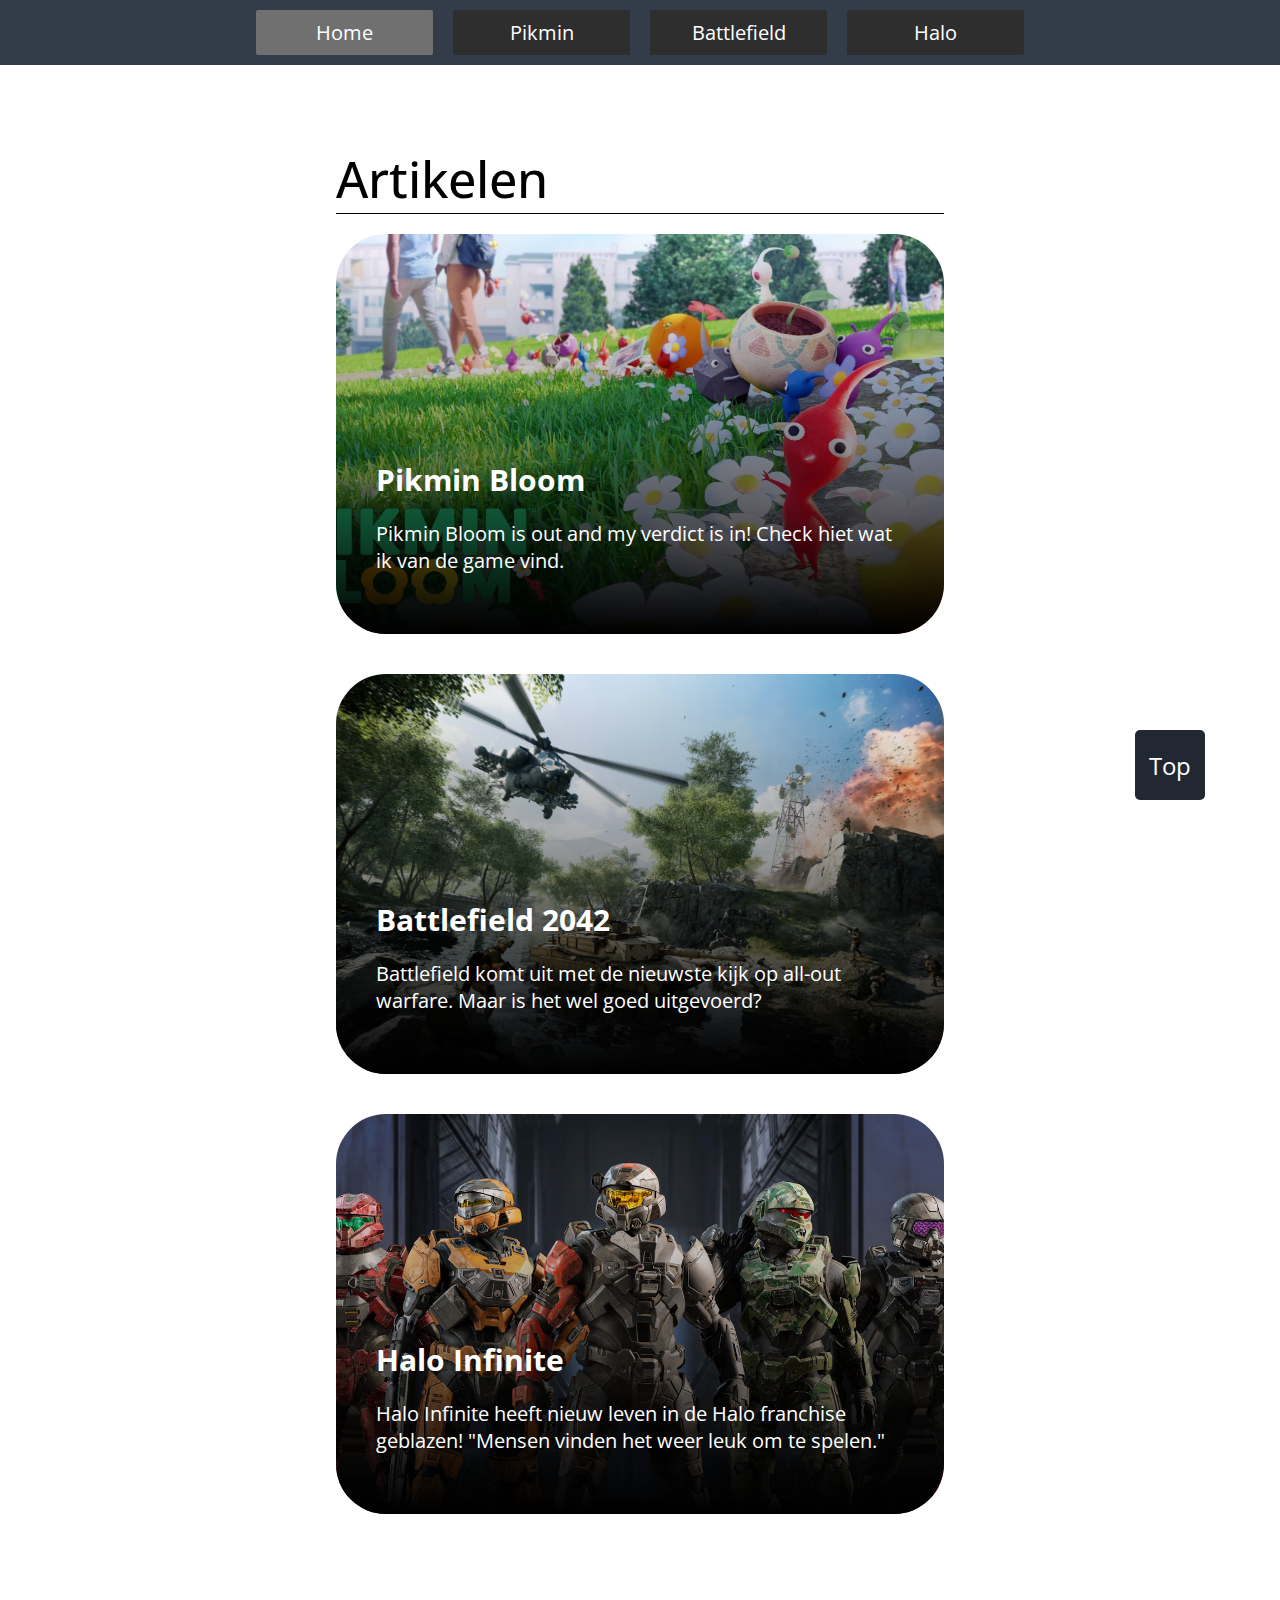
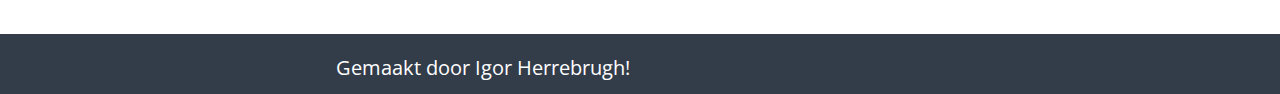
<file: index.html>
<!DOCTYPE html>
<html lang="nl">

<head>
    <meta charset="UTF-8">
    <meta http-equiv="X-UA-Compatible" content="IE=edge">
    <meta name="viewport" content="width=device-width, initial-scale=1.0">
    <link rel="preconnect" href="https://fonts.googleapis.com">
    <link rel="preconnect" href="https://fonts.gstatic.com" crossorigin>
    <link href="https://fonts.googleapis.com/css2?family=Open+Sans:ital,wght@0,400;0,500;1,400&display=swap"
        rel="stylesheet">
    <link rel="stylesheet" href="css/style.css">
    <title>Igor's game blog!</title>
</head>

<body>
    <header id="header">
        <nav>
            <ul>
                <li class="active"><a href="index.html" id="vak1">Home</a></li>
                <li><a href="pikmin.html" id="vak2">Pikmin</a></li>
                <li><a href="battlefield.html" id="vak3">Battlefield</a></li>
                <li><a href="halo.html" id="vak4">Halo</a></li>
            </ul>
        </nav>
    </header>
    <main>
        <section>
            <h1>
                Artikelen
            </h1>
            <article class="acindex">
                <a href="pikmin.html">
                    <figure>
                        <img src="img/pikminbloom.webp"
                            alt="Verschillinde kleine wezens (pikmin) in verschillende kleuren.">
                    </figure>
                    <section>
                        <h2>Pikmin Bloom</h2>
                        <p>Pikmin Bloom is out and my verdict is in! Check hiet wat ik van de game vind.</p>
                    </section>
                </a>
            </article>
            <article class="acindex">
                <a href="battlefield.html">
                    <figure>
                        <img src="img/Battlefield-2042-portals-screenshot-01-en-25aug21.jpg"
                            alt="Battlefield all-out warfare met veel bloed">
                    </figure>
                    <section>
                        <h2>Battlefield 2042</h2>
                        <p>Battlefield komt uit met de nieuwste kijk op all-out warfare. Maar is het wel goed
                            uitgevoerd?
                        </p>
                    </section>
                </a>
            </article>
            <article class="acindex">
                <a href="halo.html">
                    <figure>
                        <img src="img/halo-infinite-multiplayer-komt-mogelijk-vroeg-uit-voor-20-jarig-jubileum-hint-leakers-van-de-serie.jpg"
                            alt="Halo hero's multiplayer poppetjes staan in de rij naast elkaar.">
                    </figure>
                    <section>
                        <h2>Halo Infinite</h2>
                        <p>Halo Infinite heeft nieuw leven in de Halo franchise geblazen! "Mensen vinden het weer leuk
                            om te
                            spelen."</p>
                    </section>
                </a>
            </article>
        </section>  
    </main>
    <a class="top" href="#header">Top</a>
    <footer>
        <p>Gemaakt door Igor Herrebrugh!</p>
    </footer>
</body>

</html>
</file>
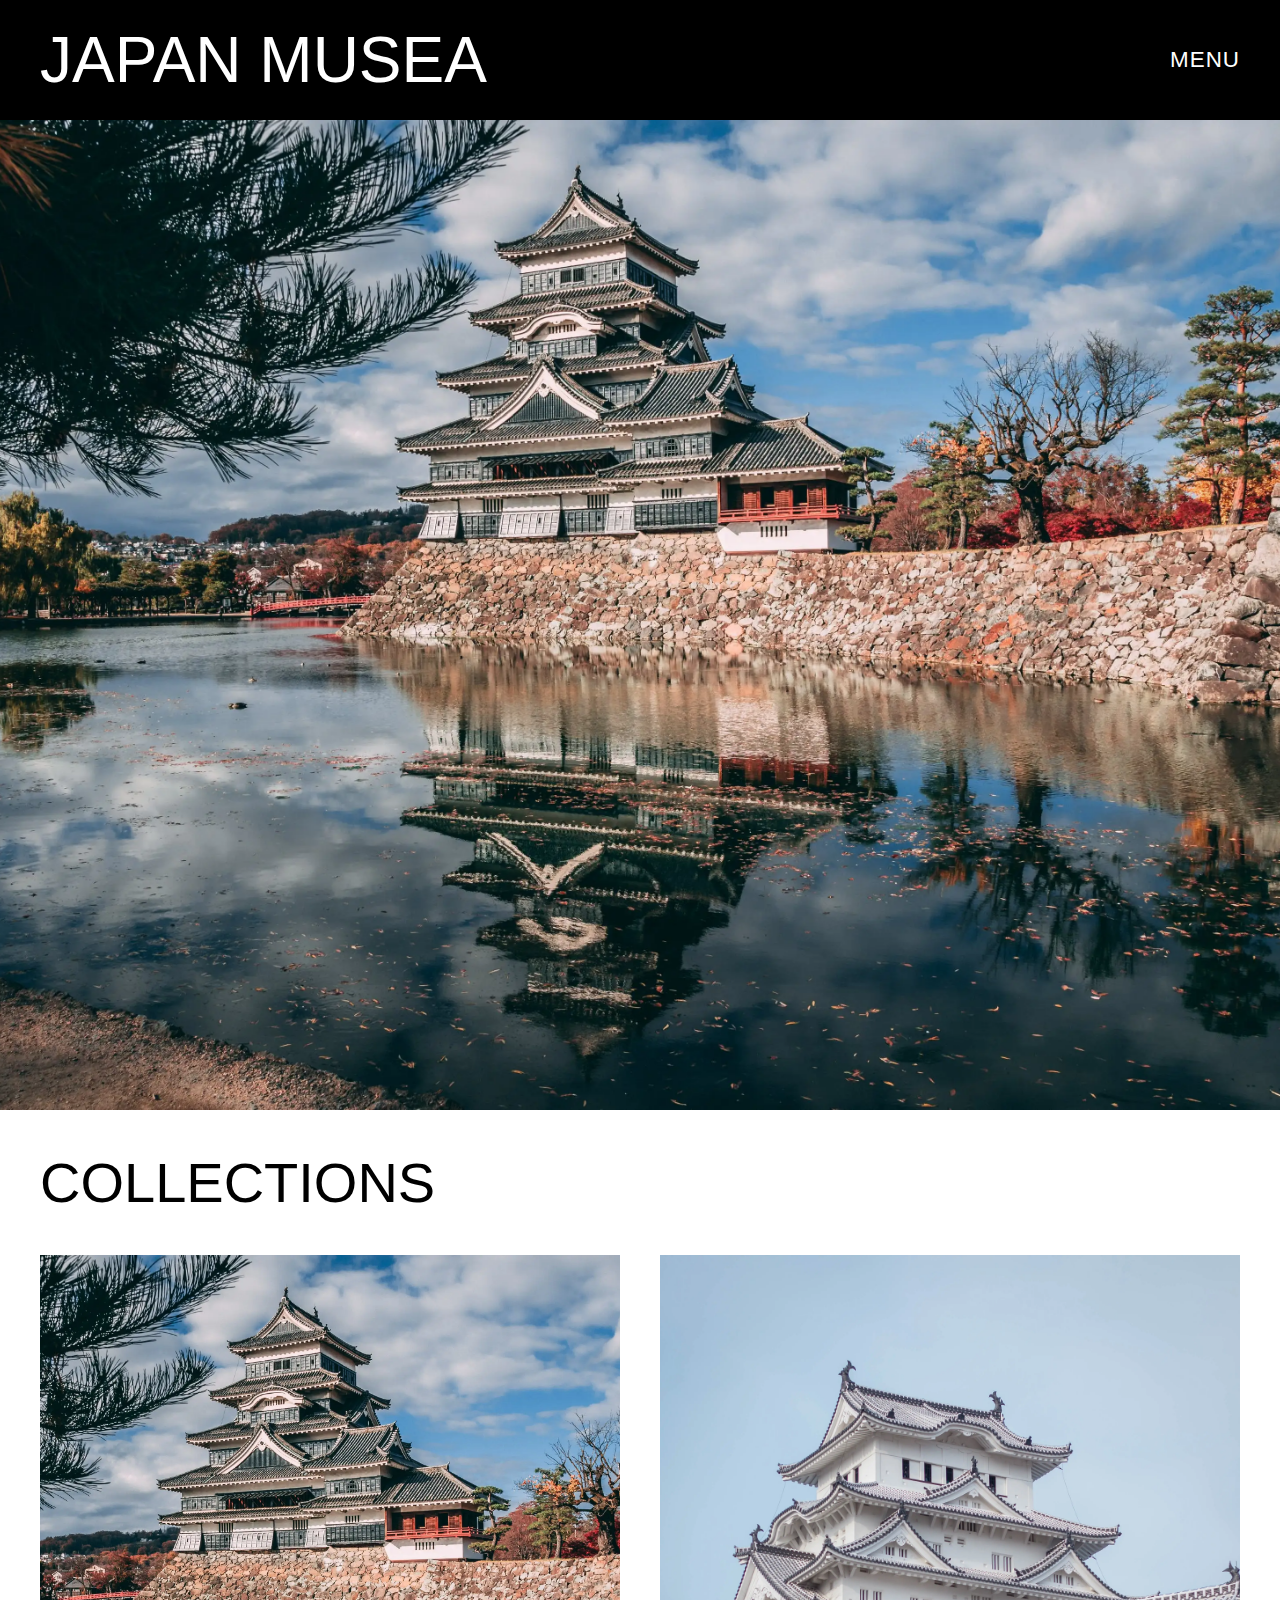
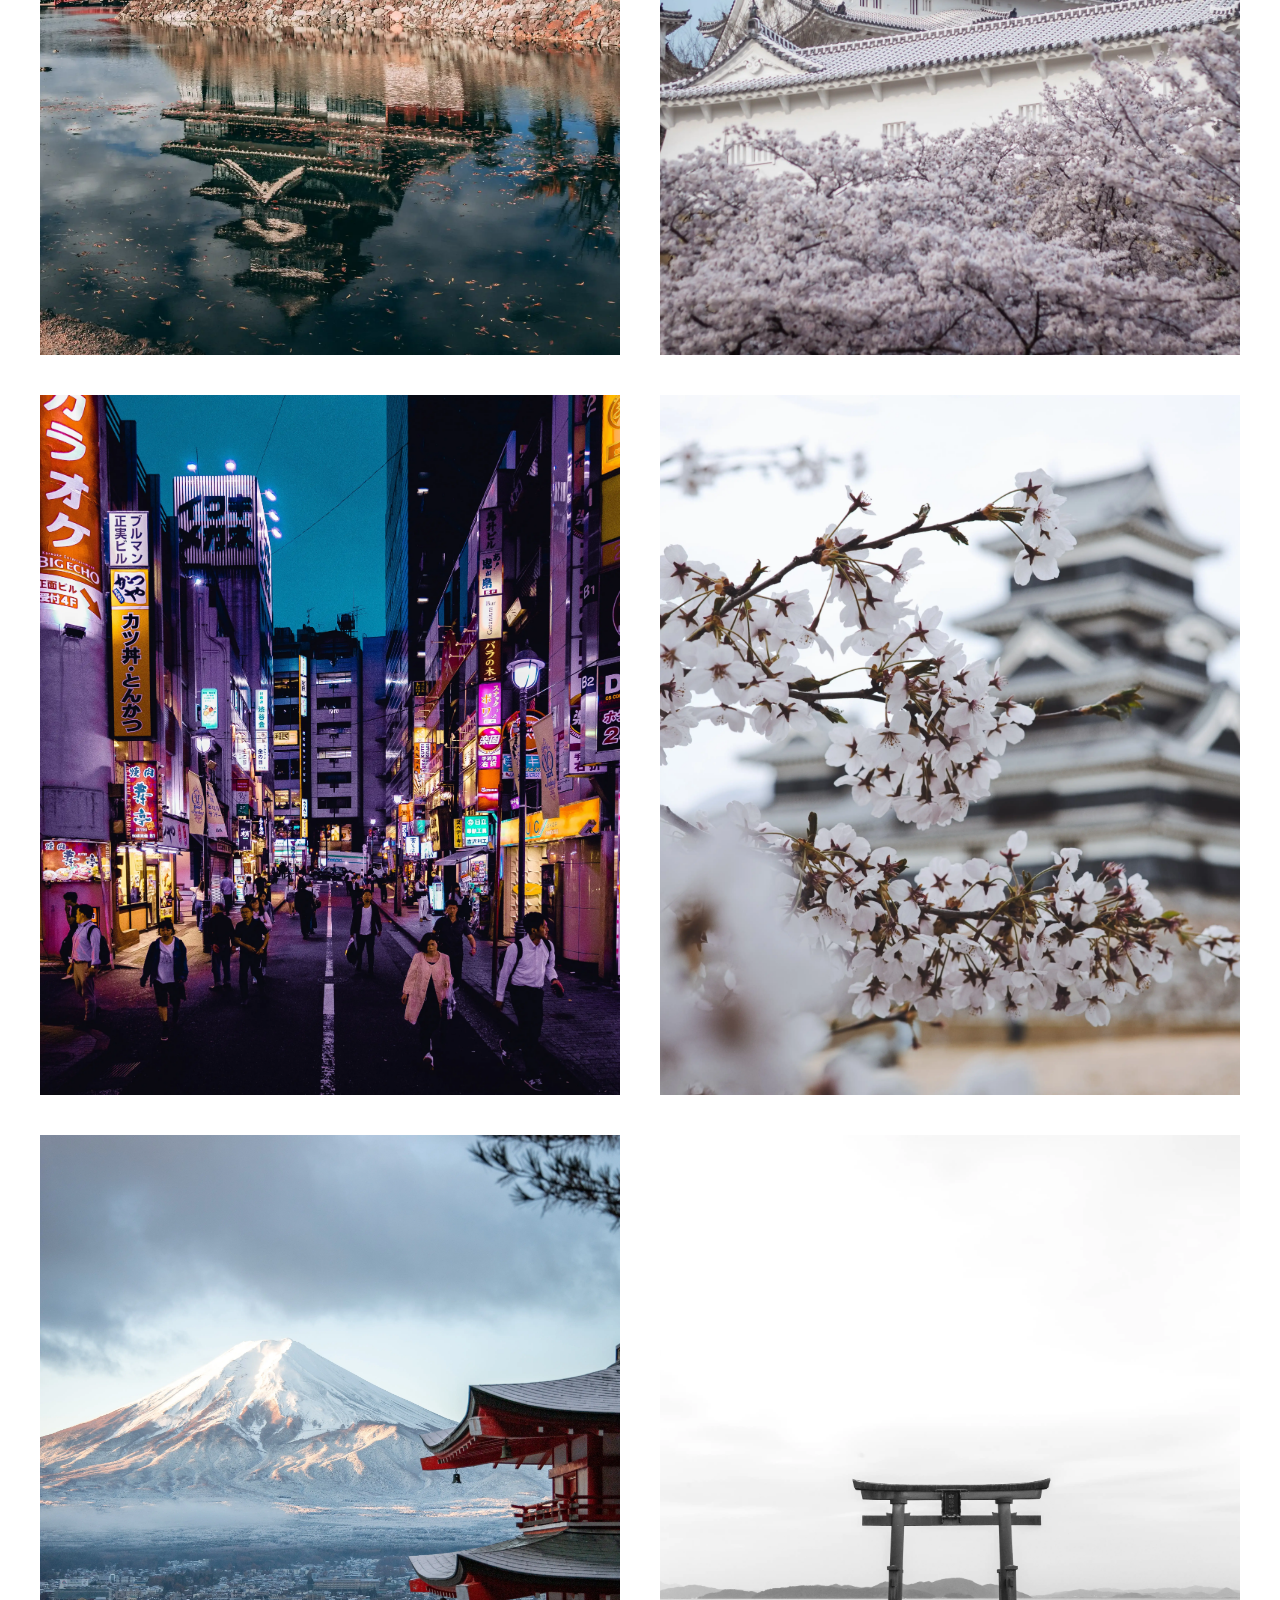
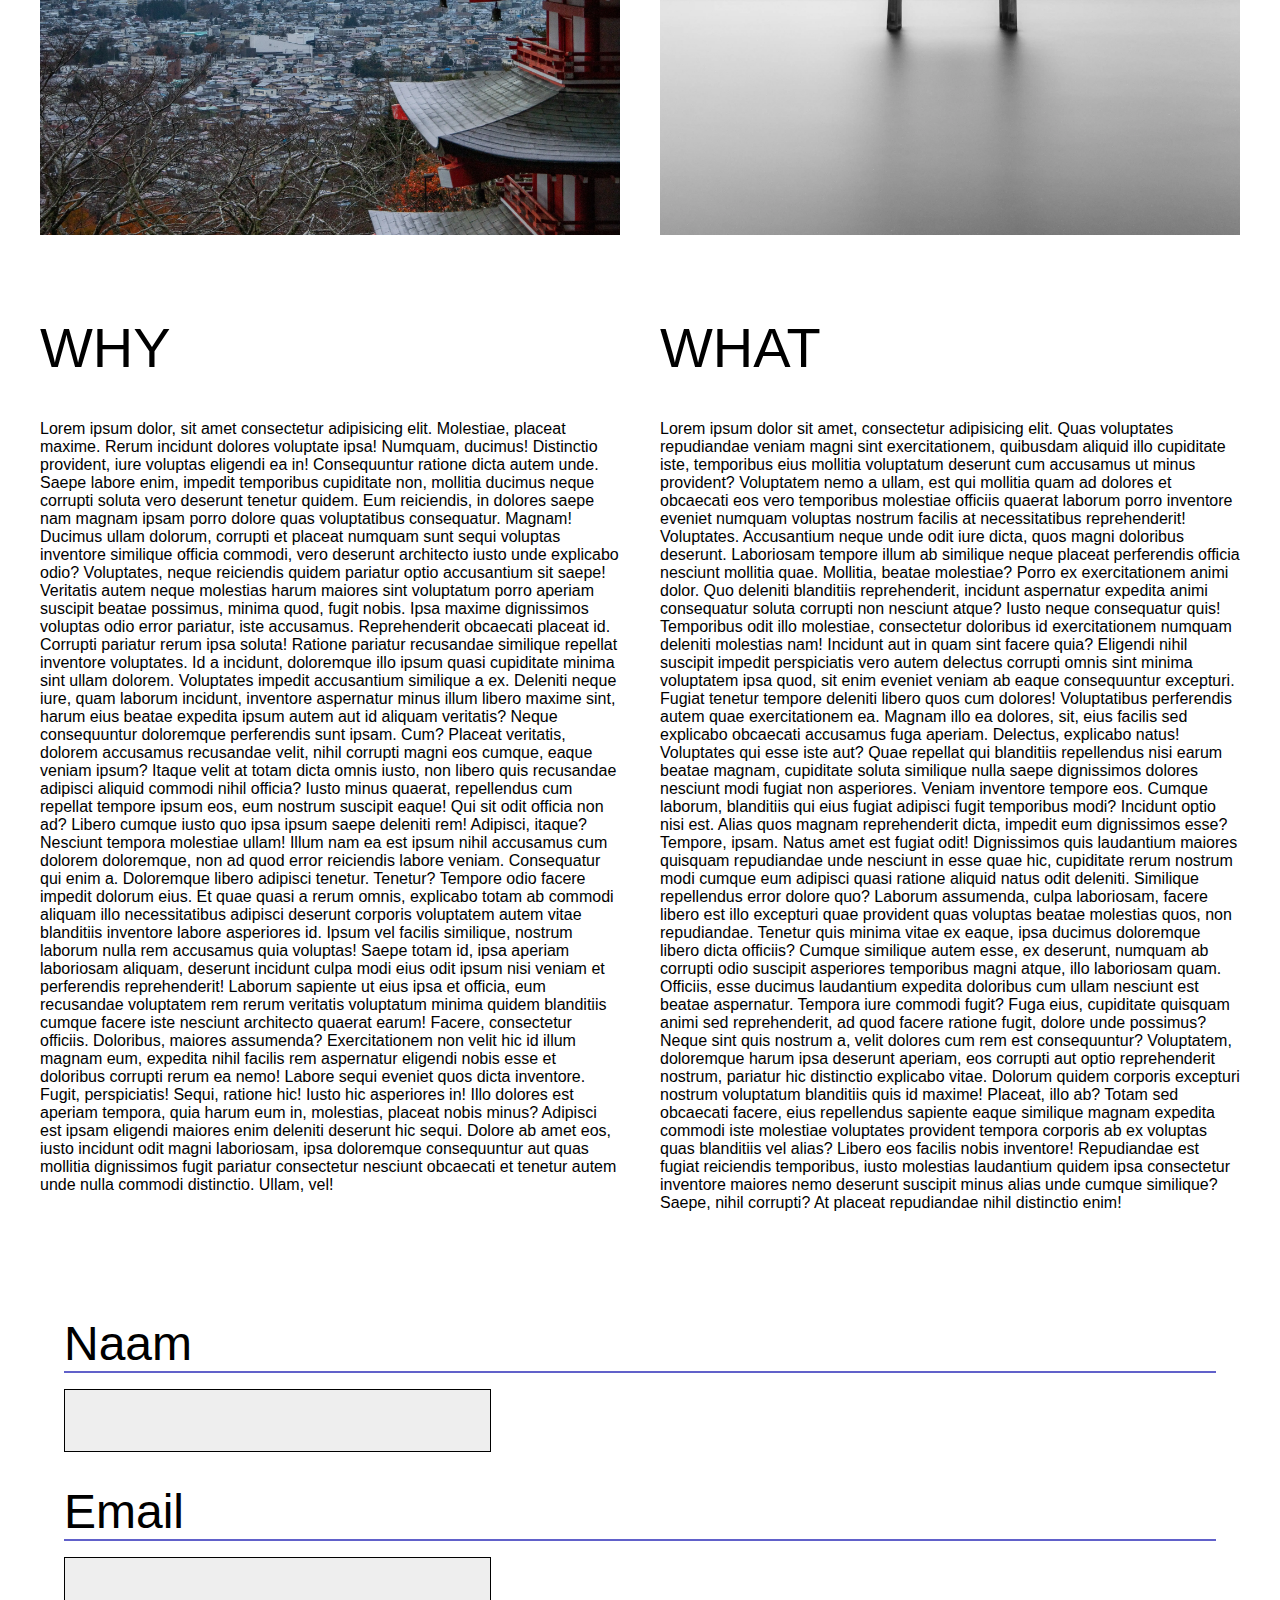
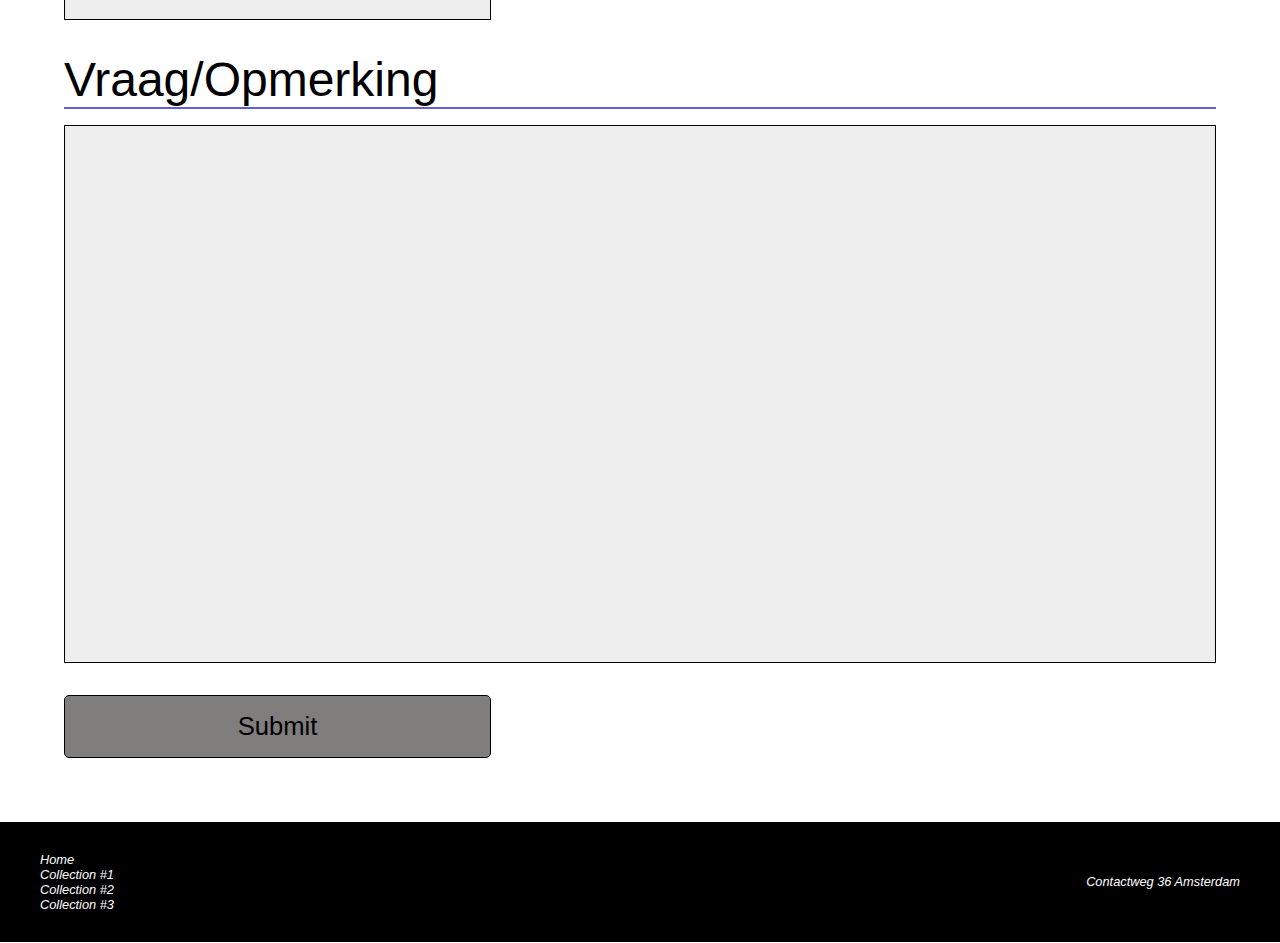
<file: landingspage/index.html>
<!DOCTYPE html>
<html lang="en">

<head>
    <meta charset="UTF-8">
    <meta http-equiv="X-UA-Compatible" content="IE=edge">
    <meta name="viewport" content="width=device-width, initial-scale=1.0">
    <link rel="stylesheet" href="css/style.css">
    <script src="js/main.js" defer></script>
    <title>Japan Musea</title>
</head>

<body id="js--body">
    <header class="header">
        <h1 class="headerTitle">Japan Musea</h1>
        <button id="js--menu" class="headerButton">menu</button>
    </header>
    <nav id="js--nav" class="mainNav">
        <button id="js--close" class="closeButton">X</button>
        <ul class="mainNavList">
            <li class="mainNavListItem">
                <a href="">Home</a>
            </li>
            <li class="mainNavListItem">
                <a href="">Collection #1</a>
            </li>
            <li class="mainNavListItem">
                <a href="">Collection #2</a>
            </li>
            <li class="mainNavListItem">
                <a href="">Collection #3</a>
            </li>

        </ul>
    </nav>
    <main>
        <figure class="bigFigure"><img src="img/photo.webp" alt="Japanese tempel"></figure>
        <section class="collections">
            <h2 class="collectionsTitle">Collections</h2>
            <ul class="collectionsList">
                <li class="collectionsListItem"><img src="img/photo.webp" alt="Japanese tempel"></li>
                <li class="collectionsListItem"><img src="img/nien.webp" alt="Japanese city"></li>
                <li class="collectionsListItem"><img src="img/aleksan.webp" alt="Whiteblosum"></li>
                <li class="collectionsListItem"><img src="img/evegeny.webp" alt="White tempel with whiteblosum"></li>
                <li class="collectionsListItem"><img src="img/pixabay.webp" alt="Japanese arc"></li>
                <li class="collectionsListItem"><img src="img/tomas.webp" alt="Mount fuji"></li>
            </ul>
        </section>
        <section class="info">
            <div class="block">
                <h2 class="infoTitle">Why</h2>
                <p>Lorem ipsum dolor, sit amet consectetur adipisicing elit. Molestiae, placeat maxime. Rerum incidunt
                    dolores voluptate ipsa! Numquam, ducimus! Distinctio provident, iure voluptas eligendi ea in!
                    Consequuntur ratione dicta autem unde.
                    Saepe labore enim, impedit temporibus cupiditate non, mollitia ducimus neque corrupti soluta vero
                    deserunt tenetur quidem. Eum reiciendis, in dolores saepe nam magnam ipsam porro dolore quas
                    voluptatibus consequatur. Magnam!
                    Ducimus ullam dolorum, corrupti et placeat numquam sunt sequi voluptas inventore similique officia
                    commodi, vero deserunt architecto iusto unde explicabo odio? Voluptates, neque reiciendis quidem
                    pariatur optio accusantium sit saepe!
                    Veritatis autem neque molestias harum maiores sint voluptatum porro aperiam suscipit beatae
                    possimus, minima quod, fugit nobis. Ipsa maxime dignissimos voluptas odio error pariatur, iste
                    accusamus. Reprehenderit obcaecati placeat id.
                    Corrupti pariatur rerum ipsa soluta! Ratione pariatur recusandae similique repellat inventore
                    voluptates. Id a incidunt, doloremque illo ipsum quasi cupiditate minima sint ullam dolorem.
                    Voluptates impedit accusantium similique a ex.
                    Deleniti neque iure, quam laborum incidunt, inventore aspernatur minus illum libero maxime sint,
                    harum eius beatae expedita ipsum autem aut id aliquam veritatis? Neque consequuntur doloremque
                    perferendis sunt ipsam. Cum?
                    Placeat veritatis, dolorem accusamus recusandae velit, nihil corrupti magni eos cumque, eaque veniam
                    ipsum? Itaque velit at totam dicta omnis iusto, non libero quis recusandae adipisci aliquid commodi
                    nihil officia?
                    Iusto minus quaerat, repellendus cum repellat tempore ipsum eos, eum nostrum suscipit eaque! Qui sit
                    odit officia non ad? Libero cumque iusto quo ipsa ipsum saepe deleniti rem! Adipisci, itaque?
                    Nesciunt tempora molestiae ullam! Illum nam ea est ipsum nihil accusamus cum dolorem doloremque, non
                    ad quod error reiciendis labore veniam. Consequatur qui enim a. Doloremque libero adipisci tenetur.
                    Tenetur?
                    Tempore odio facere impedit dolorum eius. Et quae quasi a rerum omnis, explicabo totam ab commodi
                    aliquam illo necessitatibus adipisci deserunt corporis voluptatem autem vitae blanditiis inventore
                    labore asperiores id.
                    Ipsum vel facilis similique, nostrum laborum nulla rem accusamus quia voluptas! Saepe totam id, ipsa
                    aperiam laboriosam aliquam, deserunt incidunt culpa modi eius odit ipsum nisi veniam et perferendis
                    reprehenderit!
                    Laborum sapiente ut eius ipsa et officia, eum recusandae voluptatem rem rerum veritatis voluptatum
                    minima quidem blanditiis cumque facere iste nesciunt architecto quaerat earum! Facere, consectetur
                    officiis. Doloribus, maiores assumenda?
                    Exercitationem non velit hic id illum magnam eum, expedita nihil facilis rem aspernatur eligendi
                    nobis esse et doloribus corrupti rerum ea nemo! Labore sequi eveniet quos dicta inventore. Fugit,
                    perspiciatis!
                    Sequi, ratione hic! Iusto hic asperiores in! Illo dolores est aperiam tempora, quia harum eum in,
                    molestias, placeat nobis minus? Adipisci est ipsam eligendi maiores enim deleniti deserunt hic
                    sequi.
                    Dolore ab amet eos, iusto incidunt odit magni laboriosam, ipsa doloremque consequuntur aut quas
                    mollitia dignissimos fugit pariatur consectetur nesciunt obcaecati et tenetur autem unde nulla
                    commodi distinctio. Ullam, vel!</p>
            </div>
            <div class="block">
                <h2 class="infoTitle"> What</h2>
                <p>Lorem ipsum dolor sit amet, consectetur adipisicing elit. Quas voluptates repudiandae veniam magni
                    sint exercitationem, quibusdam aliquid illo cupiditate iste, temporibus eius mollitia voluptatum
                    deserunt cum accusamus ut minus provident?
                    Voluptatem nemo a ullam, est qui mollitia quam ad dolores et obcaecati eos vero temporibus molestiae
                    officiis quaerat laborum porro inventore eveniet numquam voluptas nostrum facilis at necessitatibus
                    reprehenderit! Voluptates.
                    Accusantium neque unde odit iure dicta, quos magni doloribus deserunt. Laboriosam tempore illum ab
                    similique neque placeat perferendis officia nesciunt mollitia quae. Mollitia, beatae molestiae?
                    Porro ex exercitationem animi dolor.
                    Quo deleniti blanditiis reprehenderit, incidunt aspernatur expedita animi consequatur soluta
                    corrupti non nesciunt atque? Iusto neque consequatur quis! Temporibus odit illo molestiae,
                    consectetur doloribus id exercitationem numquam deleniti molestias nam!
                    Incidunt aut in quam sint facere quia? Eligendi nihil suscipit impedit perspiciatis vero autem
                    delectus corrupti omnis sint minima voluptatem ipsa quod, sit enim eveniet veniam ab eaque
                    consequuntur excepturi.
                    Fugiat tenetur tempore deleniti libero quos cum dolores! Voluptatibus perferendis autem quae
                    exercitationem ea. Magnam illo ea dolores, sit, eius facilis sed explicabo obcaecati accusamus fuga
                    aperiam. Delectus, explicabo natus!
                    Voluptates qui esse iste aut? Quae repellat qui blanditiis repellendus nisi earum beatae magnam,
                    cupiditate soluta similique nulla saepe dignissimos dolores nesciunt modi fugiat non asperiores.
                    Veniam inventore tempore eos.
                    Cumque laborum, blanditiis qui eius fugiat adipisci fugit temporibus modi? Incidunt optio nisi est.
                    Alias quos magnam reprehenderit dicta, impedit eum dignissimos esse? Tempore, ipsam. Natus amet est
                    fugiat odit!
                    Dignissimos quis laudantium maiores quisquam repudiandae unde nesciunt in esse quae hic, cupiditate
                    rerum nostrum modi cumque eum adipisci quasi ratione aliquid natus odit deleniti. Similique
                    repellendus error dolore quo?
                    Laborum assumenda, culpa laboriosam, facere libero est illo excepturi quae provident quas voluptas
                    beatae molestias quos, non repudiandae. Tenetur quis minima vitae ex eaque, ipsa ducimus doloremque
                    libero dicta officiis?
                    Cumque similique autem esse, ex deserunt, numquam ab corrupti odio suscipit asperiores temporibus
                    magni atque, illo laboriosam quam. Officiis, esse ducimus laudantium expedita doloribus cum ullam
                    nesciunt est beatae aspernatur.
                    Tempora iure commodi fugit? Fuga eius, cupiditate quisquam animi sed reprehenderit, ad quod facere
                    ratione fugit, dolore unde possimus? Neque sint quis nostrum a, velit dolores cum rem est
                    consequuntur?
                    Voluptatem, doloremque harum ipsa deserunt aperiam, eos corrupti aut optio reprehenderit nostrum,
                    pariatur hic distinctio explicabo vitae. Dolorum quidem corporis excepturi nostrum voluptatum
                    blanditiis quis id maxime! Placeat, illo ab?
                    Totam sed obcaecati facere, eius repellendus sapiente eaque similique magnam expedita commodi iste
                    molestiae voluptates provident tempora corporis ab ex voluptas quas blanditiis vel alias? Libero eos
                    facilis nobis inventore!
                    Repudiandae est fugiat reiciendis temporibus, iusto molestias laudantium quidem ipsa consectetur
                    inventore maiores nemo deserunt suscipit minus alias unde cumque similique? Saepe, nihil corrupti?
                    At placeat repudiandae nihil distinctio enim!</p>
            </div>
        </section>
        <section>
            <form>
                <div>
                    <label for="">Naam</label>
                    <input type="text">
                </div>
                <div>
                    <label for="">Email</label>
                    <input type="email">
                </div>
                <div>
                    <label for="">Vraag/Opmerking</label>
                    <textarea class="bigText">
                </textarea>

                </div>
                <input class="submit" type="submit">
            </form>
        </section>

    </main>
    <footer class="footer">
        <ul class="footerNav">
            <li class="footerNavItem">
                <a href="">Home</a>
            </li>
            <li class="footerNavItem">
                <a href="">Collection #1</a>
            </li>
            <li class="footerNavItem">
                <a href="">Collection #2</a>
            </li>
            <li class="footerNavItem">
                <a href="">Collection #3</a>
            </li>
        </ul>

        <address>
            Contactweg 36
            Amsterdam
        </address>
    </footer>
</body>

</html>
</file>
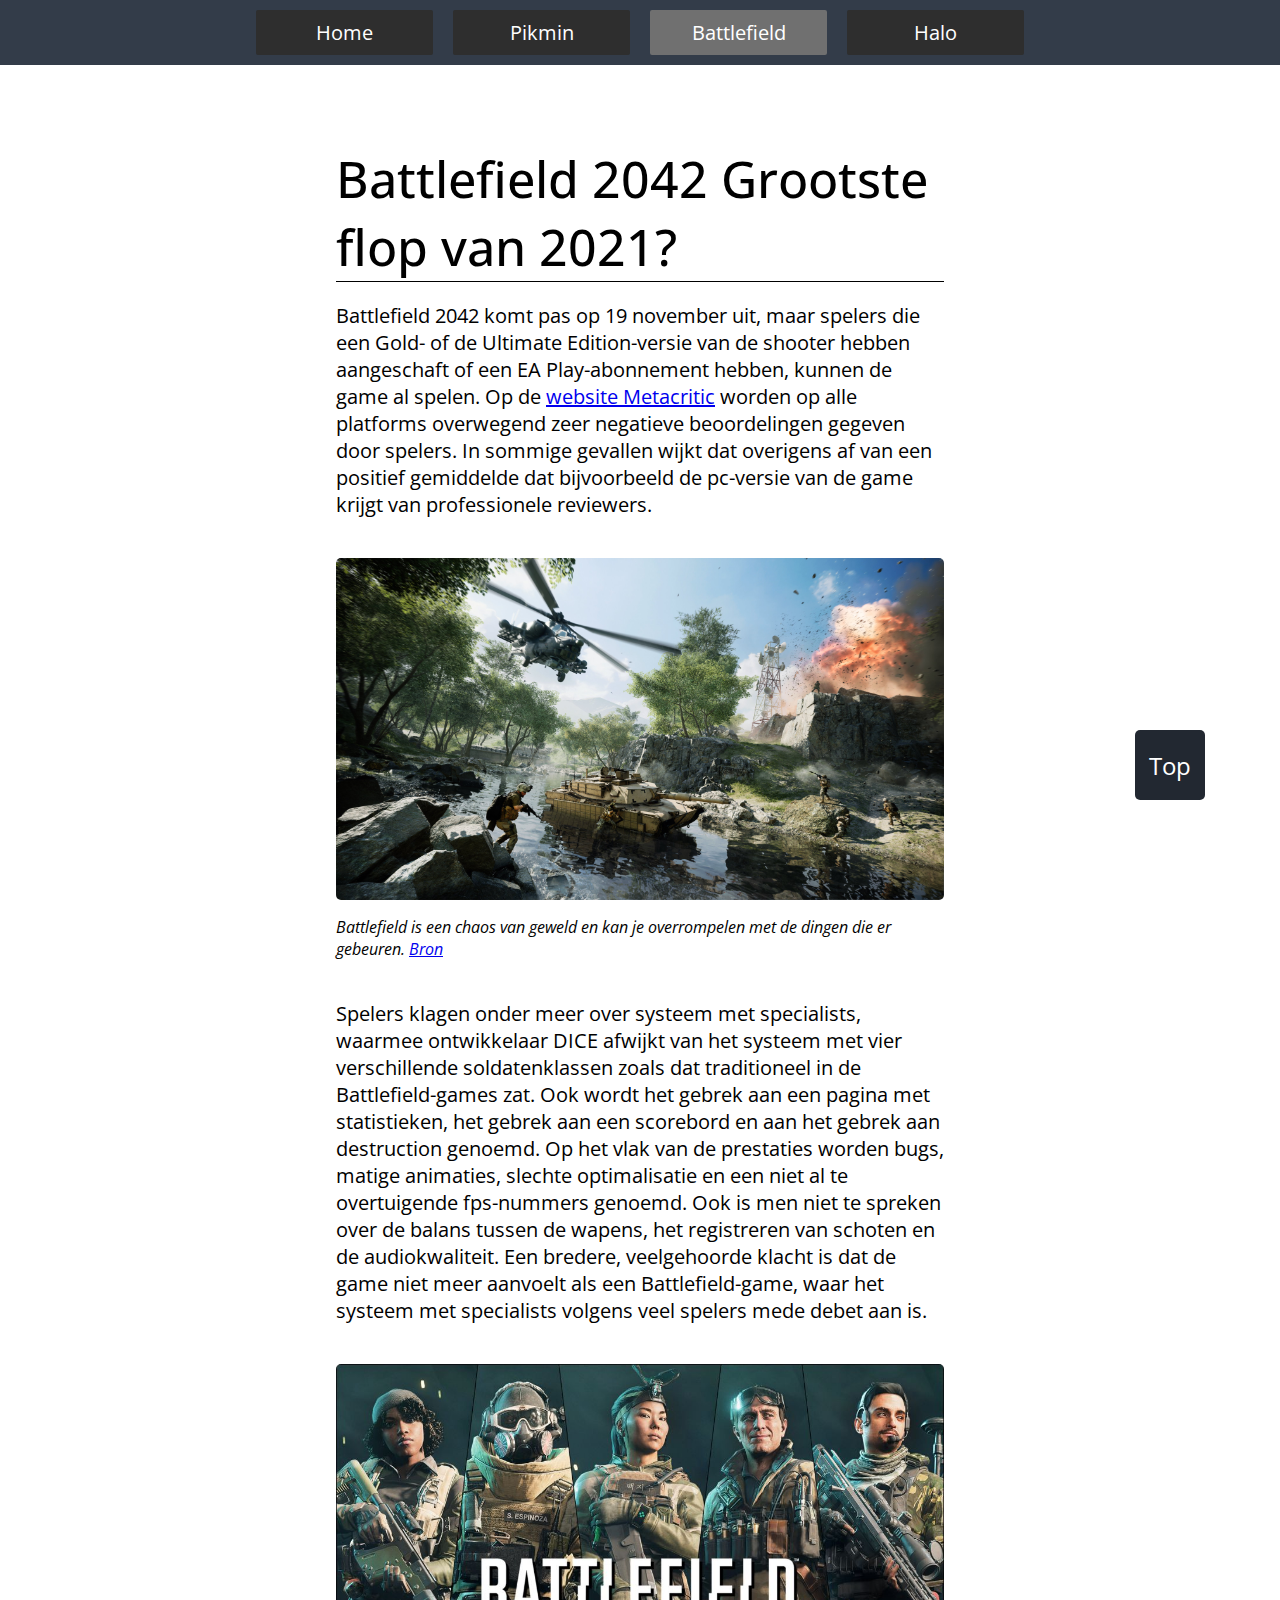
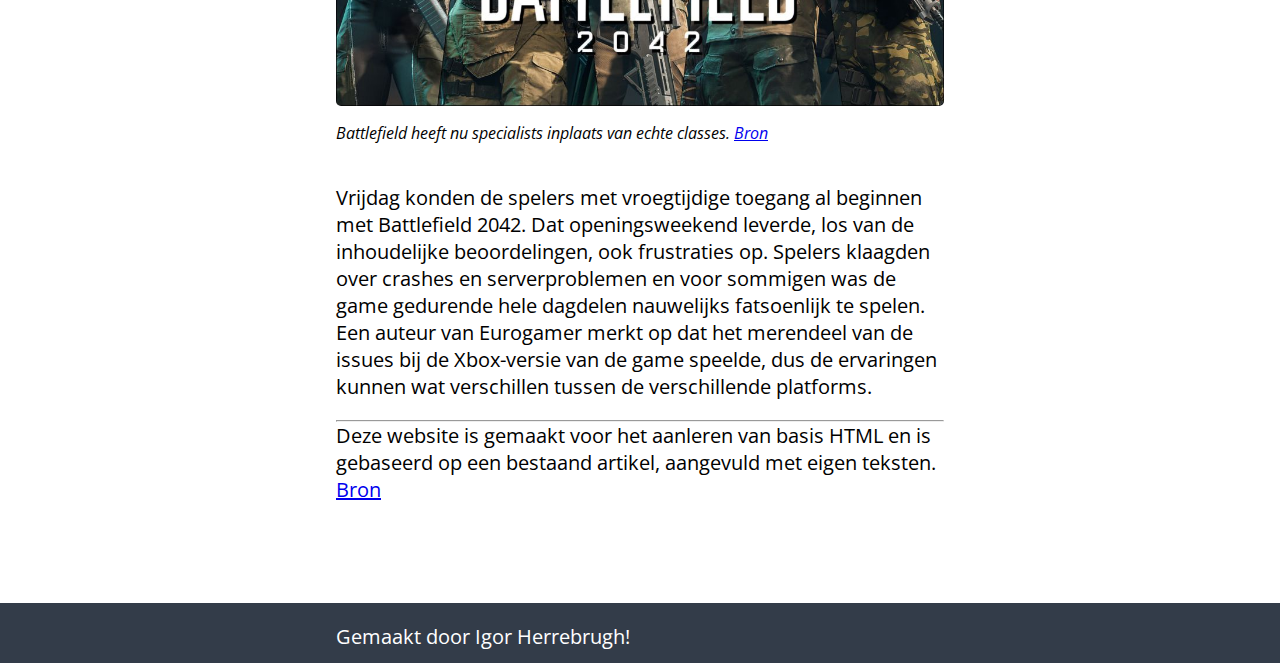
<file: battlefield.html>
<!DOCTYPE html>
<html lang="nl">

<head>
    <meta charset="UTF-8">
    <meta http-equiv="X-UA-Compatible" content="IE=edge">
    <meta name="viewport" content="width=device-width, initial-scale=1.0">
    <link rel="preconnect" href="https://fonts.googleapis.com">
    <link rel="preconnect" href="https://fonts.gstatic.com" crossorigin>
    <link href="https://fonts.googleapis.com/css2?family=Open+Sans:ital,wght@0,400;0,500;1,400&display=swap"
        rel="stylesheet">
    <link rel="stylesheet" href="css/style.css">
    <title>Battlefield2042 flop?</title>
</head>

<body>
    <header id="header">
        <nav>
            <ul>
                <li><a href="index.html" id="vak1">Home</a></li>
                <li><a href="pikmin.html" id="vak2">Pikmin</a></li>
                <li class="active"><a href="battlefield.html" id="vak3">Battlefield</a></li>
                <li><a href="halo.html" id="vak4">Halo</a></li>
            </ul>
        </nav>
    </header>
    <main>
        <article>
            <h1>Battlefield 2042 Grootste flop van 2021?</h1>

            <p>Battlefield 2042 komt pas op 19 november uit,
                maar spelers die een Gold- of de Ultimate Edition-versie van de shooter hebben aangeschaft of een EA
                Play-abonnement hebben,
                kunnen de game al spelen. Op de <a href="https://www.metacritic.com/game/pc/battlefield-2042">website
                    Metacritic</a> worden op alle platforms overwegend zeer negatieve beoordelingen gegeven door
                spelers.
                In sommige gevallen wijkt dat overigens af van een positief gemiddelde dat bijvoorbeeld de pc-versie van
                de game krijgt van professionele reviewers.
            </p>
            <figure>
                <img src="img/Battlefield-2042-portals-screenshot-01-en-25aug21.jpg"
                    alt="Tanks en soldaten op de battlefield.">
                <figcaption> Battlefield is een chaos van geweld
                    en kan je overrompelen met de dingen die er gebeuren.
                    <a
                        href="https://gmedia.playstation.com/is/image/SIEPDC/Battlefield-2042-portals-screenshot-01-en-25aug21?$native$">Bron</a>
                </figcaption>
            </figure>
            <p>
                Spelers klagen onder meer over systeem met specialists,
                waarmee ontwikkelaar DICE afwijkt van het systeem met vier verschillende soldatenklassen zoals dat
                traditioneel in de Battlefield-games zat.
                Ook wordt het gebrek aan een pagina met statistieken,
                het gebrek aan een scorebord en aan het gebrek aan destruction genoemd.
                Op het vlak van de prestaties worden bugs, matige animaties, slechte optimalisatie en een niet al te
                overtuigende fps-nummers genoemd.
                Ook is men niet te spreken over de balans tussen de wapens, het registreren van schoten en de
                audiokwaliteit.
                Een bredere, veelgehoorde klacht is dat de game niet meer aanvoelt als een Battlefield-game,
                waar het systeem met specialists volgens veel spelers mede debet aan is.
            </p>
            <figure>
                <img src="img/Final-Battlefield-2042-Specialists.jpg" alt="Battlefield heeft nu specialists">
                <figcaption> Battlefield heeft nu specialists inplaats van echte classes.
                    <a
                        href="https://www.global-esports.news/wp-content/uploads/2021/10/Final-Battlefield-2042-Specialists.jpg">Bron</a>
                </figcaption>
            </figure>
            <p>
                Vrijdag konden de spelers met vroegtijdige toegang al beginnen met Battlefield 2042.
                Dat openingsweekend leverde,
                los van de inhoudelijke beoordelingen,
                ook frustraties op.
                Spelers klaagden over crashes en serverproblemen en voor sommigen was de game gedurende hele dagdelen
                nauwelijks fatsoenlijk te spelen.
                Een auteur van Eurogamer merkt op dat het merendeel van de issues bij de Xbox-versie van de game
                speelde,
                dus de ervaringen kunnen wat verschillen tussen de verschillende platforms.
            </p>
            <hr>
            <p>
                Deze website is gemaakt voor het aanleren van basis HTML en is gebaseerd op een bestaand artikel,
                aangevuld met eigen teksten. <a
                    href="https://tweakers.net/nieuws/189500/battlefield-2042-krijgt-vooralsnog-overwegend-zeer-negatieve-gebruikersreviews.html">Bron</a>
            </p>
        </article>
    </main>
    <a class="top" href="#header">Top</a>
    <footer>
        <p>Gemaakt door Igor Herrebrugh!</p>
    </footer>
</body>

</html>
</file>
<file: css/style.css>
*{
    padding: 0;
    margin: 0;
    box-sizing: border-box;
}

html{
    scroll-behavior: smooth;
}


body{
    font-size: 1.25rem;
    font-family: 'Open Sans', sans-serif;
    font-weight: 400;
       
}

header, footer{
    background-color: #333c49;
    color:white;
    height: 4.0625rem;
}

main{
    padding:2.5rem;
    min-height: 100vh;
    width: 60vw;
    margin: 0 auto;
}

nav{
    width: 60vw;
    height: 100%;
    margin: 0 auto;
}

nav > ul{
    display: flex;
    list-style: none;
    height: 100%;
    width: 100%;
    align-items: center;
    justify-content: space-evenly;
    gap: 1.25rem;
    
}

nav > ul > li{
    font-family:'Open Sans', sans-serif; 
    width: 50%;
    height: 70%;
    background: rgb(46, 46, 46);
    border-radius: 2px;
}

.active{
    background: rgb(112, 112, 112);
}

nav > ul > li > a {
    width: 100%;
    height: 100%;
    display: flex;
    justify-content: center;
    align-items: center;
    text-decoration: none;
    color: white;
}

#vak1:hover , #vak2:hover ,#vak3:hover ,#vak4:hover{
    color:rgba(182, 180, 180, 0.548);
}

h1{
    font-size: 250%;
    border-bottom: 1px solid black;
    font-weight: 500;
}

section{
    width: 100%;
    
    padding: 2.5rem;
}

section > h1 { 
    margin-bottom: 1.25rem;
}

article{
    width: 100%;
    margin: 0 auto;
    padding: 2.5rem;
}

.acindex{
    width: 100%;
    height: 25rem;
    padding: 0;
    position: relative;
    margin-bottom: 2.5rem;
}

.acindex > a > figure{
    width: 100%;
    height: 100%;
    margin-bottom: 0;
    
}

.acindex > a > figure > img{
    width: 100%;
    height: 100%;
    object-fit: cover;
    margin-top: 0;
    border-radius: 3.125rem;
    
}

.acindex > a > figure > img:hover{
    transform: none
}

.acindex > a > section{
    position: absolute;
    bottom:0;
    left: 0;
    padding: 2.5rem;
    color: white;
    width: 100%;
    height: 100%;
    background: linear-gradient(transparent,60%,black);
    border-radius: 3.125rem;
    display: flex;
    justify-content: flex-end;
    flex-direction: column
}



.acindex > section > p{
    margin: 0;
}

figure{
    margin-bottom: 2.5rem;
}


#indeximg{
    filter:blur(3px)

}

img{
    width: 100%;
    margin-top: 1.25rem;
    border-radius: 5px;
    transition: 0.5s transform;
}

.container {
    position: relative;
    text-align: center;
    color: white;
}

.bottem-left {
    position: absolute;
    bottom: 0.5rem;
    left: 1rem;
    transition: 0.5s transform;
}

img:hover, .bottem-left:hover{
    transform: scale(1.05);
}    

p{
    margin-bottom: 1.25rem;
}

p:first-of-type{
    margin-top: 1.25rem;
}

p:lastof-type{
    margin-bottom: 0;
    
}

figcaption{
    font-size: 80%;
    font-style: italic;
    font-weight: 400;
    margin-top: 0.625rem;
}

audio{
    display: block;
    margin-top: 1.25rem;
}

video{
    width: 100%;
    margin-bottom: 2.5px;
    border-radius: 5px;
}

.top{
    width: 4.375rem;
    height: 4.375rem;
    background: #222831;
    border: none;
    font-size: 120%;
    font-family:'Open Sans', sans-serif; 
    border-radius: 5px;
    color: white;
    position: fixed;
    bottom: 6.25rem;
    right: 4.688rem;
    text-decoration: none;
    display: flex;
    align-items: center;
    justify-content: center;
}

footer{
    height: 3.75rem;
    display: flex;
    justify-content: center;
}

footer > p{
    width: 60vw;
    margin-bottom:0;
    padding-left: 5rem;
}


@media screen and (max-width:1000px) {
    main{
        width: 80vw;
    }
    footer > p{
        width: 80vw;
    }
    img:hover{
        transform: none;
    }
    .top{
        width: 3.125rem;
        height: 3.125rem;
        bottom: 3.125rem;
        right: 2.813rem;
        font-size: 110%;
    }
    header{
        height: auto;
    }
    nav{
        width: 100%;
    }
    
    nav > ul{
        display: block;
    }
    nav > ul > li{
        width: 100%;
        height: 3.125rem;
    }
}

@media screen and (max-width:600px) {
    main{
        width: 100vw; 
        padding: 1.25rem;
    }
    body{
        font-size: 1rem;
    }
    h1{
        font-size: 180%;
    }
    footer > p {
        width: 100vw;
        padding-left: 3.75rem;
    }
}
</file>
<file: landingspage/css/style.css>
*{
    margin: 0;
    padding: 0;
    box-sizing: border-box;
}

body{
    font-family: sans-serif;
    font-size: 1rem;
    animation-name: opening;
    animation-duration: 0.8s;
}

.header{
    background: black;
    display: flex;
    height: 7.5rem;
    justify-content: space-between;
    align-items: center;
    padding: 1.25rem;
    padding-left: 2.5rem;
    padding-right: 2.5rem;
}

.headerTitle{
    color: white;
    text-transform: uppercase;
    font-size: 400%;
    font-weight: 400;
}

.headerButton{
    text-transform: uppercase;
    background:transparent;
    color: white;
    border: none;
    font-size: 140%;
    letter-spacing: 1px;
}

.headerButton:hover{
    cursor: pointer;
}

.mainNav{
    position: absolute;
    top: 0;
    left: 0;
    bottom: 0;
    right: 0;
    background: black;
    display: flex;
    justify-content: center;
    align-items: center;
    visibility: hidden;
    opacity: 0;
    transition: 0.4s all;
}

.closeButton{
    position: absolute;
    top: 5%;
    right: 5%;
    text-transform: uppercase;
    background:transparent;
    color: white;
    border: none;
    font-size: 500%;
}

.closeButton:hover{
    cursor: pointer;
}

.mainNavList{
    list-style: none;
    
    
}

.mainNavListItem{
    font-size: 350%;
    text-transform: uppercase;
    text-align: center;
}

.mainNavListItem > a{
    color:white;
    text-decoration: none;
    
}

.mainNavListItem:first-of-type{
    margin-bottom: 1.25rem;
}

.bigFigure{
    width: 100%;
    height: 110vh;
}

.bigFigure > img{
    width: 100%;
    height: 100%;
    object-fit: cover;
}


.collections{
   width: 100%;
   padding: 2.5rem;
   
}

.collectionsTitle, .infoTitle{
    font-size: 350%;
    color: black;
    text-transform: uppercase;
    font-weight: 400;
    margin-bottom:2.5rem ;
}

.collectionsList{
    list-style: none;
    display: flex;
    gap: 2.5rem;
    flex-wrap: wrap;
}


.collectionsListItem{
    width: 31.25rem;
    height: 43.75rem;
    background: black;
    flex-shrink: 1;
    flex-grow: 1;
}


.collectionsListItem > img{
    width: 100%;
    height: 100%;
    object-fit: cover;
}

.info{
    padding:2.5rem ;
    display: flex;
    flex-wrap: wrap;
    gap: 2.5rem;
    
}

.block{
    width: 25rem;
    flex-shrink: 0;
    flex-grow: 1;
}


form{
    
    width: 100vw;
    min-height: 40rem;
    display: flex;
    justify-content: flex-start;
    flex-direction: column;
    padding: 4rem;
    font-size: 3rem;
    gap: 2rem;
    border-radius: 5px;
}

form label{
    border-bottom: 2px solid rgb(97, 97, 202);

   
}

form div{
    display: flex;
    flex-direction: column;
    gap: 1rem;
}

input{
    display: block;
    width:30ch;
    padding: 1rem 2rem;
    font-size: 1.6rem;
    border: 1px solid black;
    background: #EEEEEE;
}

textarea{
    height: 35ch;
    width: 100%;
    font-size: 1.6rem;
    border: 1px solid black;
    
    padding: 1rem 2rem;
    resize: none;
    background: #EEEEEE;
}

.submit{
    border-radius: 5px;
    background-color: rgb(128, 125, 125);
}

.footer{
    height: 7.5rem;
    background: black;
    display: flex;
    color: white;
    justify-content: space-between;
    align-items: center;
    padding: 1.25rem;
    padding-left:2.5rem ;
    padding-right: 2.5rem;
}

.footerNav{
    list-style: none;
}

.footerNavItem{
    font-size: 80%;
    font-style: italic;
}

.footerNavItem > a{
    color: white;
    text-decoration:none;
}

.footer > address{
    font-size: 80%;
}

@media screen and (max-width:700px) {
    body{
        font-size: 0.875rem;
    }
    .headerTitle{
        font-size: 380%;
    }
}

@keyframes opening {
    from{
        opacity: 0;
     
    }
    to{
        opacity: 1;
        
    }

}
</file>
